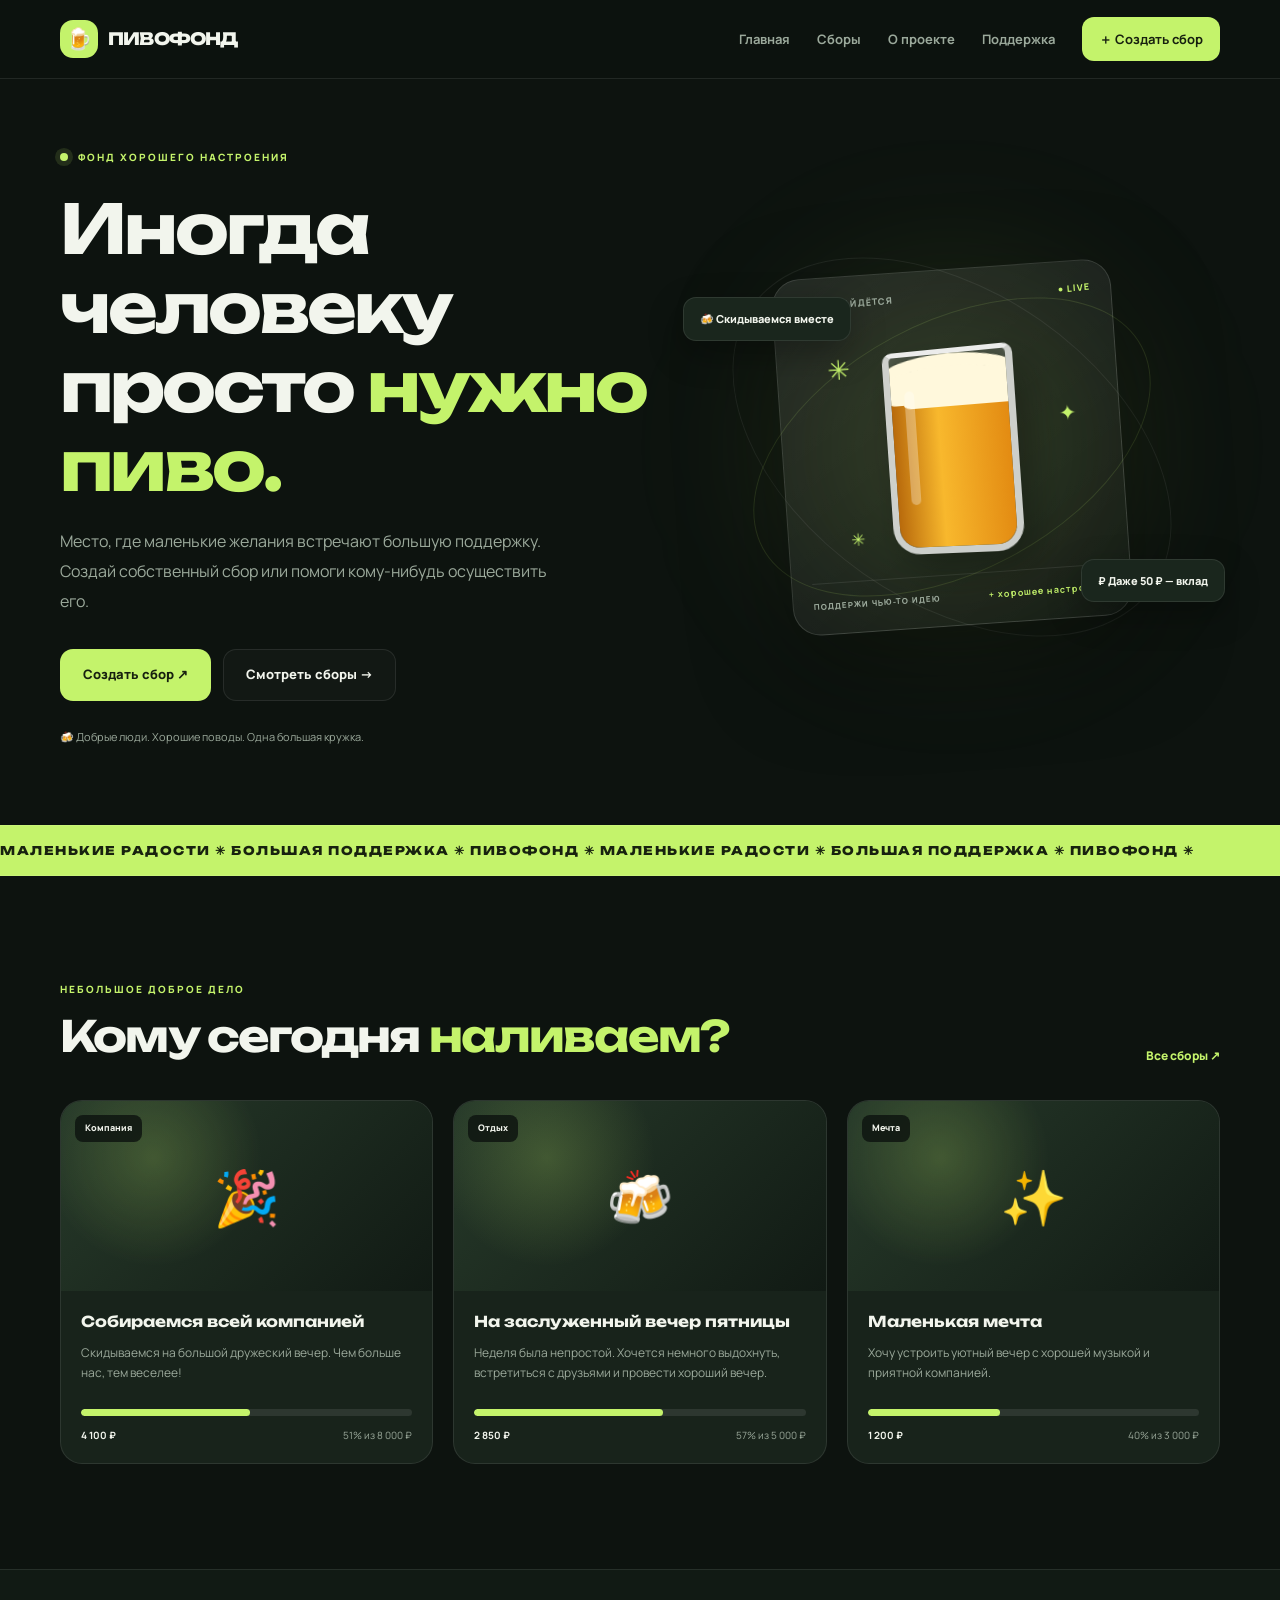
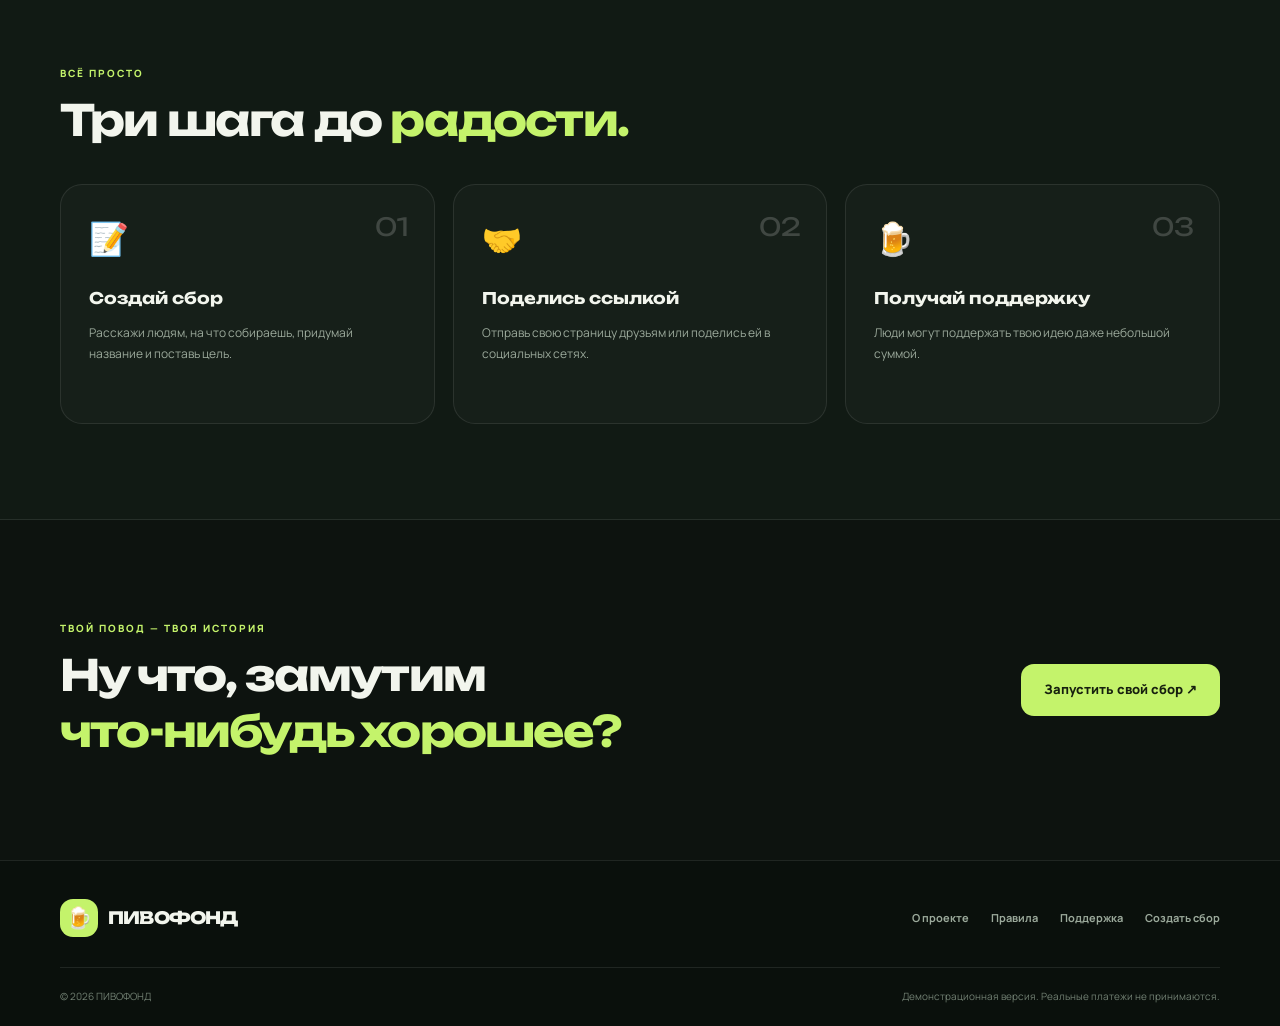
<file: index.html>
<!DOCTYPE html>
<html lang="ru">
<head>
  <meta charset="UTF-8">
  <meta name="viewport" content="width=device-width, initial-scale=1">
  <meta name="theme-color" content="#101610">
  <meta name="description" content="ПИВОФОНД — поддерживай хорошие поводы и создавай собственные сборы.">
  <title>ПИВОФОНД — фонд хорошего настроения</title>
  <link rel="stylesheet" href="assets/style.css">
</head>
<body>

<header class="header">
  <div class="container nav">
    <a href="index.html" class="logo"><span>🍺</span> ПИВОФОНД</a>
    <button class="menu-toggle" id="menuToggle" aria-label="Открыть меню">☰</button>
    <nav class="nav-links" id="navLinks">
      <a href="index.html">Главная</a>
      <a href="projects.html">Сборы</a>
      <a href="about.html">О проекте</a>
      <a href="support.html">Поддержка</a>
      <a href="create.html" class="nav-button">＋ Создать сбор</a>
    </nav>
  </div>
</header>

<main>
  <section class="hero container">
    <div class="hero-content">
      <div class="eyebrow"><span class="pulse"></span> ФОНД ХОРОШЕГО НАСТРОЕНИЯ</div>
      <h1>Иногда человеку<br>просто <span>нужно пиво.</span></h1>
      <p>Место, где маленькие желания встречают большую поддержку. Создай собственный сбор или помоги кому-нибудь осуществить его.</p>
      <div class="hero-buttons">
        <a href="create.html" class="btn btn-primary">Создать сбор ↗</a>
        <a href="projects.html" class="btn btn-outline">Смотреть сборы →</a>
      </div>
      <div class="hero-note">🍻 Добрые люди. Хорошие поводы. Одна большая кружка.</div>
    </div>

    <div class="hero-visual">
      <div class="orbit orbit-one"></div>
      <div class="orbit orbit-two"></div>
      <div class="beer-card">
        <div class="beer-card-top"><span>ПОВОД НАЙДЁТСЯ</span><span class="live">● LIVE</span></div>
        <div class="beer-glass">
          <div class="glass">
            <div class="foam"></div>
            <div class="beer"></div>
            <div class="glass-shine"></div>
          </div>
          <span class="spark spark-one">✳</span>
          <span class="spark spark-two">✦</span>
          <span class="spark spark-three">✳</span>
        </div>
        <div class="beer-card-bottom">
          <span>ПОДДЕРЖИ ЧЬЮ-ТО ИДЕЮ</span>
          <strong>+ хорошее настроение</strong>
        </div>
      </div>
      <div class="floating-tag tag-one">🍻 Скидываемся вместе</div>
      <div class="floating-tag tag-two">₽ Даже 50 ₽ — вклад</div>
    </div>
  </section>

  <div class="ticker">
    <div class="ticker-content">
      МАЛЕНЬКИЕ РАДОСТИ ✳ БОЛЬШАЯ ПОДДЕРЖКА ✳ ПИВОФОНД ✳
      МАЛЕНЬКИЕ РАДОСТИ ✳ БОЛЬШАЯ ПОДДЕРЖКА ✳ ПИВОФОНД ✳
    </div>
  </div>

  <section class="section container">
    <div class="section-heading">
      <div>
        <div class="eyebrow">НЕБОЛЬШОЕ ДОБРОЕ ДЕЛО</div>
        <h2>Кому сегодня <span>наливаем?</span></h2>
      </div>
      <a href="projects.html" class="text-link">Все сборы ↗</a>
    </div>
    <div class="project-grid" id="featuredProjects"></div>
  </section>

  <section class="how-section">
    <div class="container">
      <div class="section-heading">
        <div>
          <div class="eyebrow">ВСЁ ПРОСТО</div>
          <h2>Три шага до <span>радости.</span></h2>
        </div>
      </div>
      <div class="steps">
        <article class="step">
          <div class="step-number">01</div>
          <div class="step-icon">📝</div>
          <h3>Создай сбор</h3>
          <p>Расскажи людям, на что собираешь, придумай название и поставь цель.</p>
        </article>
        <article class="step">
          <div class="step-number">02</div>
          <div class="step-icon">🤝</div>
          <h3>Поделись ссылкой</h3>
          <p>Отправь свою страницу друзьям или поделись ей в социальных сетях.</p>
        </article>
        <article class="step">
          <div class="step-number">03</div>
          <div class="step-icon">🍺</div>
          <h3>Получай поддержку</h3>
          <p>Люди могут поддержать твою идею даже небольшой суммой.</p>
        </article>
      </div>
    </div>
  </section>

  <section class="bottom-cta container">
    <div>
      <div class="eyebrow">ТВОЙ ПОВОД — ТВОЯ ИСТОРИЯ</div>
      <h2>Ну что, замутим<br><span>что-нибудь хорошее?</span></h2>
    </div>
    <a href="create.html" class="btn btn-primary">Запустить свой сбор ↗</a>
  </section>
</main>

<footer class="footer">
  <div class="container">
    <div class="footer-top">
      <a href="index.html" class="logo"><span>🍺</span> ПИВОФОНД</a>
      <div class="footer-links">
        <a href="about.html">О проекте</a>
        <a href="rules.html">Правила</a>
        <a href="support.html">Поддержка</a>
        <a href="create.html">Создать сбор</a>
      </div>
    </div>
    <div class="footer-bottom">
      <span>© 2026 ПИВОФОНД</span>
      <span>Демонстрационная версия. Реальные платежи не принимаются.</span>
    </div>
  </div>
</footer>

<div id="toast" class="toast" role="status"></div>
<script src="assets/app.js"></script>
</body>
</html>
</file>
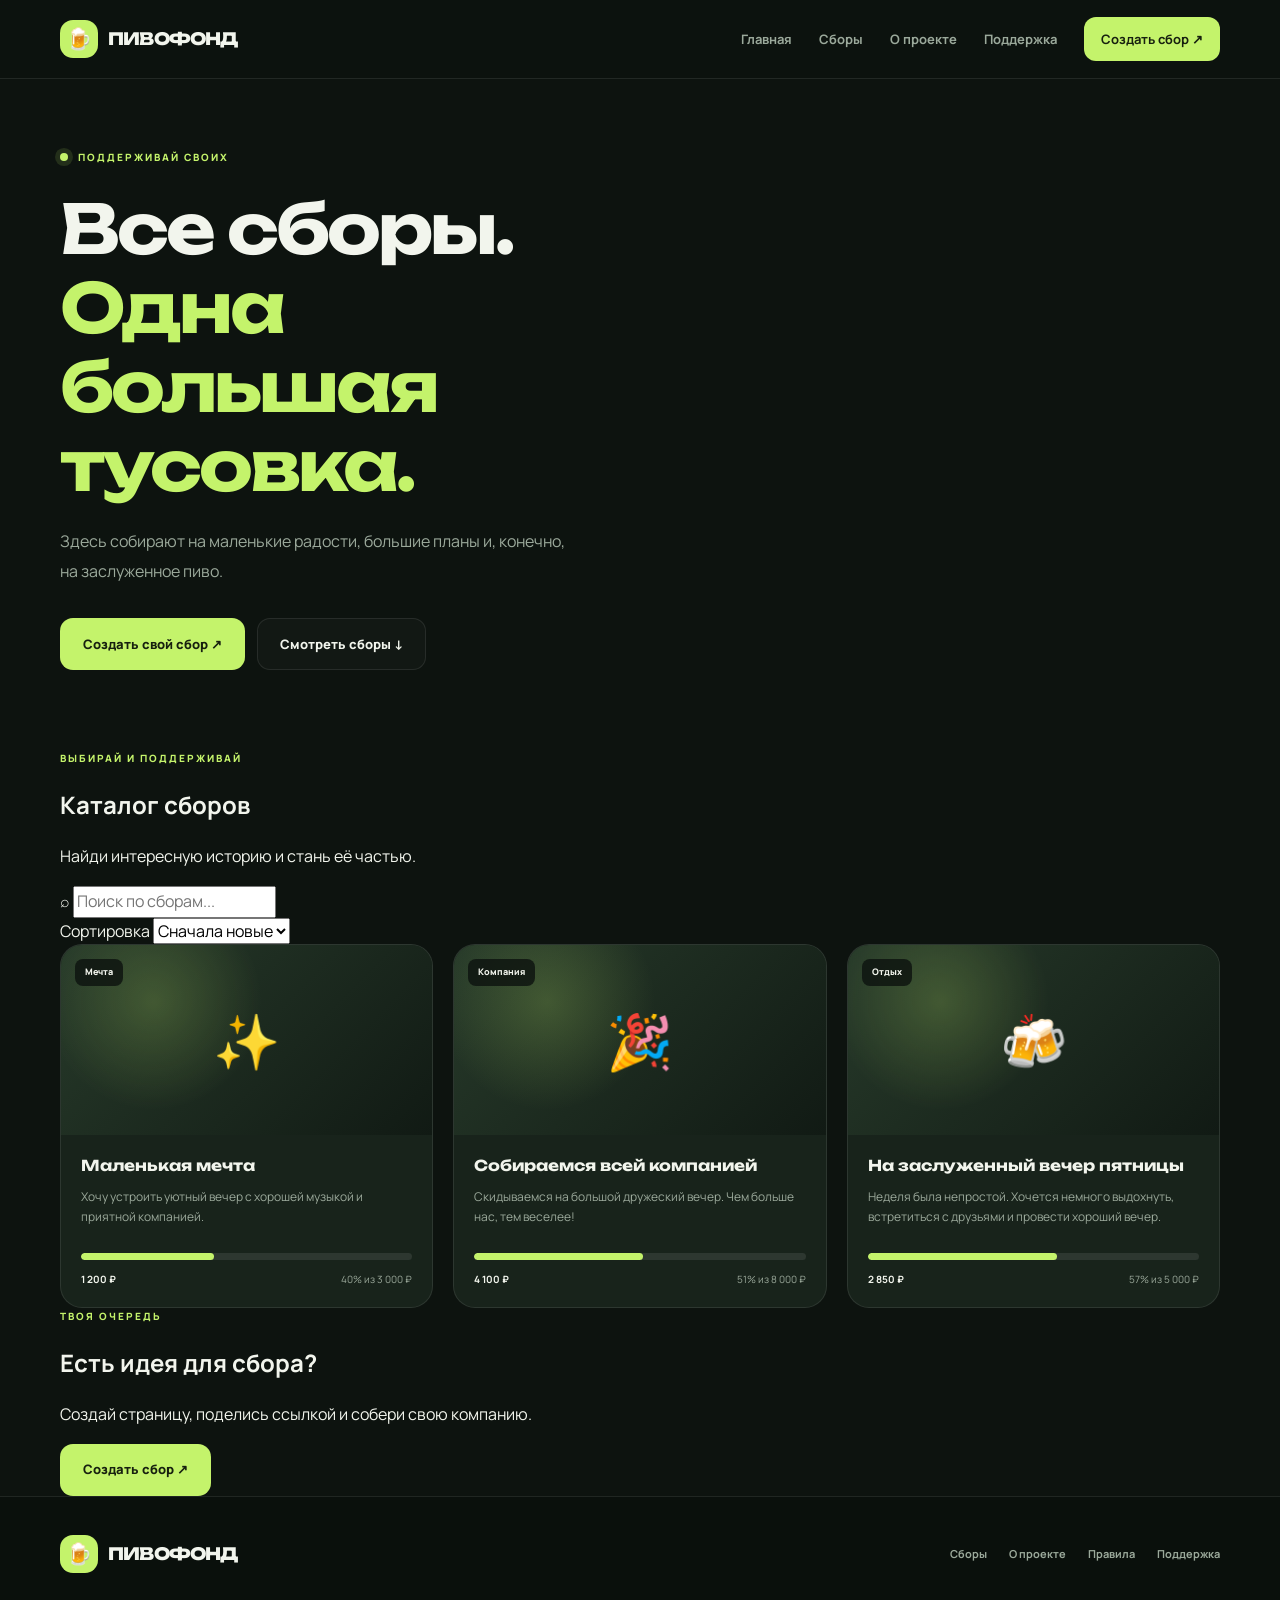
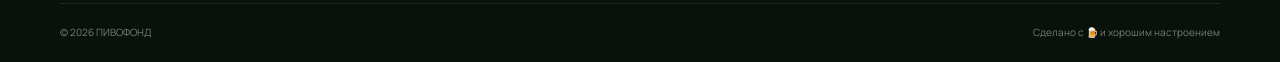
<file: projects.html>
<!DOCTYPE html>
<html lang="ru">
<head>
  <meta charset="UTF-8">
  <meta name="viewport" content="width=device-width, initial-scale=1.0">
  <meta name="theme-color" content="#10130f">
  <meta name="description" content="Все сборы ПИВОФОНДА. Найди сбор, который хочешь поддержать.">
  <title>Все сборы — ПИВОФОНД</title>
  <link rel="stylesheet" href="assets/style.css">
</head>

<body>

  <header class="header">
    <div class="container nav">
      <a href="index.html" class="logo">
        <span>🍺</span>
        ПИВОФОНД
      </a>

      <button class="menu-toggle" id="menuToggle" aria-label="Открыть меню">
        <span></span>
        <span></span>
        <span></span>
      </button>

      <nav class="nav-links" id="navLinks">
        <a href="index.html">Главная</a>
        <a href="projects.html" class="active">Сборы</a>
        <a href="about.html">О проекте</a>
        <a href="support.html">Поддержка</a>
        <a href="create.html" class="nav-button">Создать сбор ↗</a>
      </nav>
    </div>
  </header>

  <main>

    <section class="hero container">
      <div class="hero-content">
        <div class="eyebrow">
          <span class="pulse"></span>
          ПОДДЕРЖИВАЙ СВОИХ
        </div>

        <h1>
          Все сборы.<br>
          <span>Одна большая тусовка.</span>
        </h1>

        <p class="subtitle">
          Здесь собирают на маленькие радости, большие планы
          и, конечно, на заслуженное пиво.
        </p>

        <div class="hero-buttons">
          <a href="create.html" class="btn btn-primary">
            Создать свой сбор ↗
          </a>
          <a href="#catalog" class="btn btn-outline">
            Смотреть сборы ↓
          </a>
        </div>
      </div>
    </section>

    <section class="container" id="catalog">

      <div class="section-title">
        <div>
          <div class="eyebrow">ВЫБИРАЙ И ПОДДЕРЖИВАЙ</div>
          <h2>Каталог сборов</h2>
          <p class="subtitle">
            Найди интересную историю и стань её частью.
          </p>
        </div>
      </div>

      <div class="catalog-toolbar">
        <div class="catalog-search">
          <span>⌕</span>
          <input
            type="search"
            id="projectSearch"
            placeholder="Поиск по сборам..."
            aria-label="Поиск по сборам"
          >
        </div>

        <div class="catalog-sort">
          <label for="projectSort">Сортировка</label>
          <select id="projectSort">
            <option value="new">Сначала новые</option>
            <option value="popular">Популярные</option>
            <option value="progress">По прогрессу</option>
          </select>
        </div>
      </div>

      <div class="project-grid" id="projectsList">
        <!-- Карточки сборов загрузятся автоматически -->
      </div>

    </section>

    <section class="container create-banner">
      <div>
        <div class="eyebrow">ТВОЯ ОЧЕРЕДЬ</div>
        <h2>Есть идея для сбора?</h2>
        <p>Создай страницу, поделись ссылкой и собери свою компанию.</p>
      </div>

      <a href="create.html" class="btn btn-primary">
        Создать сбор ↗
      </a>
    </section>

  </main>

  <footer class="footer">
    <div class="container">
      <div class="footer-top">
        <a href="index.html" class="logo">
          <span>🍺</span>
          ПИВОФОНД
        </a>

        <div class="footer-links">
          <a href="projects.html">Сборы</a>
          <a href="about.html">О проекте</a>
          <a href="rules.html">Правила</a>
          <a href="support.html">Поддержка</a>
        </div>
      </div>

      <div class="footer-bottom">
        <span>© 2026 ПИВОФОНД</span>
        <span>Сделано с 🍺 и хорошим настроением</span>
      </div>
    </div>
  </footer>

  <div id="toast" class="toast" role="status"></div>

  <script src="assets/app.js"></script>
</body>
</html>
</file>
<file: assets/style.css>
@import url('https://fonts.googleapis.com/css2?family=Manrope:wght@400;500;600;700;800&family=Unbounded:wght@400;500;600;700;800&display=swap');

:root {
  --bg: #0d130f;
  --bg-soft: #121b15;
  --panel: #18231b;
  --text: #f2f5ed;
  --muted: #9ba99b;
  --lime: #c4f36b;
  --line: rgba(255,255,255,.09);
  --radius: 22px;
  --font: 'Manrope', sans-serif;
  --display: 'Unbounded', sans-serif;
}

* { box-sizing: border-box; }

html {
  scroll-behavior: smooth;
  scroll-padding-top: 90px;
}

body {
  margin: 0;
  min-width: 320px;
  overflow-x: hidden;
  background: var(--bg);
  color: var(--text);
  font-family: var(--font);
  line-height: 1.6;
}

body, button, input, textarea, select {
  font-family: var(--font);
}

a { color: inherit; text-decoration: none; }
button, input, textarea, select { font: inherit; }
button, a { -webkit-tap-highlight-color: transparent; }
button { cursor: pointer; }
img { display: block; max-width: 100%; }

.container {
  width: min(1160px, calc(100% - 44px));
  margin-inline: auto;
}

.header {
  position: sticky;
  top: 0;
  z-index: 50;
  background: rgba(13,19,15,.88);
  backdrop-filter: blur(18px);
  -webkit-backdrop-filter: blur(18px);
  border-bottom: 1px solid var(--line);
}

.nav {
  min-height: 78px;
  display: flex;
  align-items: center;
  justify-content: space-between;
  gap: 24px;
}

.logo {
  display: inline-flex;
  align-items: center;
  gap: 10px;
  font-family: var(--display);
  font-size: 17px;
  font-weight: 800;
  letter-spacing: -.8px;
  white-space: nowrap;
}

.logo span {
  display: grid;
  place-items: center;
  width: 38px;
  height: 38px;
  border-radius: 13px;
  background: var(--lime);
  color: #17200f;
  font-size: 21px;
}

.nav-links {
  display: flex;
  align-items: center;
  gap: 27px;
  color: var(--muted);
  font-size: 13px;
  font-weight: 700;
}

.nav-links a { transition: color .2s; }
.nav-links a:hover { color: var(--text); }

.nav-links .nav-button {
  padding: 12px 17px;
  border-radius: 12px;
  background: var(--lime);
  color: #17200f;
  transition: transform .2s, background .2s;
}

.nav-links .nav-button:hover {
  background: #d5ff88;
  transform: translateY(-2px);
}

.menu-toggle {
  display: none;
  border: 1px solid var(--line);
  color: var(--text);
  background: #18231b;
  border-radius: 12px;
  width: 44px;
  height: 44px;
  font-size: 22px;
}

.hero {
  min-height: 610px;
  display: grid;
  grid-template-columns: 1.05fr .95fr;
  align-items: center;
  gap: 30px;
  padding-top: 70px;
  padding-bottom: 80px;
}

.hero-content { position: relative; z-index: 2; }

.eyebrow {
  display: flex;
  align-items: center;
  gap: 10px;
  color: var(--lime);
  font-size: 10px;
  font-weight: 800;
  letter-spacing: 2px;
  text-transform: uppercase;
}

.pulse {
  width: 8px;
  height: 8px;
  border-radius: 50%;
  background: var(--lime);
  box-shadow: 0 0 0 5px rgba(196,243,107,.12);
  animation: pulse 1.8s infinite;
}

.hero h1 {
  margin: 25px 0 20px;
  font-family: var(--display);
  font-size: clamp(38px,5.4vw,68px);
  line-height: 1.16;
  letter-spacing: -3px;
}

.hero h1 span,
.section-heading h2 span,
.bottom-cta h2 span,
.page-title span { color: var(--lime); }

.hero-content > p {
  max-width: 510px;
  color: var(--muted);
  font-size: 16px;
  line-height: 1.9;
}

.hero-buttons {
  display: flex;
  flex-wrap: wrap;
  gap: 12px;
  margin-top: 32px;
}

.btn {
  display: inline-flex;
  min-height: 52px;
  align-items: center;
  justify-content: center;
  gap: 12px;
  padding: 0 22px;
  border: 1px solid transparent;
  border-radius: 13px;
  font-size: 13px;
  font-weight: 800;
  transition: transform .2s, background .2s, border-color .2s;
}

.btn:hover { transform: translateY(-3px); }

.btn-primary {
  background: var(--lime);
  color: #17200f;
}

.btn-primary:hover { background: #d5ff88; }

.btn-outline {
  border-color: var(--line);
  background: rgba(255,255,255,.025);
  color: var(--text);
}

.btn-outline:hover { border-color: rgba(196,243,107,.5); }

.hero-note {
  margin-top: 27px;
  color: var(--muted);
  font-size: 11px;
}

.hero-visual {
  min-height: 460px;
  display: grid;
  place-items: center;
  position: relative;
  isolation: isolate;
}

.hero-visual::before {
  content: "";
  position: absolute;
  width: 340px;
  height: 340px;
  border-radius: 50%;
  background: rgba(166,216,79,.13);
  filter: blur(75px);
  z-index: -1;
}

.beer-card {
  position: relative;
  width: min(340px,82%);
  padding: 20px;
  border: 1px solid rgba(255,255,255,.13);
  border-radius: 28px;
  background: linear-gradient(145deg,rgba(255,255,255,.09),rgba(255,255,255,.025));
  box-shadow: 0 35px 100px rgba(0,0,0,.35);
  transform: rotate(-4deg);
  animation: float 5s ease-in-out infinite;
}

.beer-card-top, .beer-card-bottom {
  display: flex;
  align-items: center;
  justify-content: space-between;
  gap: 10px;
  font-size: 9px;
  font-weight: 800;
  letter-spacing: 1px;
}

.beer-card-top { color: var(--muted); }
.live { color: var(--lime); }

.beer-glass {
  height: 270px;
  display: grid;
  place-items: center;
  position: relative;
}

.glass {
  position: relative;
  width: 132px;
  height: 205px;
  margin-top: 23px;
  overflow: hidden;
  border: 7px solid rgba(255,255,255,.75);
  border-top: 5px solid rgba(255,255,255,.9);
  border-radius: 10px 10px 27px 27px;
  background: rgba(255,255,255,.07);
  transform: perspective(500px) rotateY(-8deg);
  box-shadow: inset 0 0 18px rgba(255,255,255,.15),12px 18px 35px rgba(0,0,0,.25);
}

.beer {
  position: absolute;
  inset: 24px 0 0;
  background: linear-gradient(90deg,#b86a0c,#f8b82d 40%,#e38b12);
  border-radius: 0 0 17px 17px;
  animation: beer-rise 2s ease-out both;
}

.foam {
  position: absolute;
  z-index: 2;
  top: 12px;
  left: -8px;
  width: 135px;
  height: 37px;
  border-radius: 50% 50% 13px 13px;
  background: #fff8dc;
  box-shadow: 0 -9px 0 3px #fff8dc,15px 8px 0 -4px #fff8dc;
}

.glass-shine {
  position: absolute;
  z-index: 3;
  top: 35px;
  left: 14px;
  width: 10px;
  height: 115px;
  border-radius: 20px;
  background: rgba(255,255,255,.3);
}

.spark {
  position: absolute;
  color: var(--lime);
  font-size: 27px;
}

.spark-one { top: 36px; left: 30px; }
.spark-two { top: 100px; right: 22px; font-size: 21px; }
.spark-three { bottom: 28px; left: 42px; font-size: 17px; }

.beer-card-bottom {
  padding-top: 15px;
  border-top: 1px solid var(--line);
  color: var(--muted);
  font-size: 8px;
}

.beer-card-bottom strong {
  color: var(--lime);
  font-size: 9px;
}

.orbit {
  position: absolute;
  width: 430px;
  height: 250px;
  border: 1px solid rgba(196,243,107,.13);
  border-radius: 50%;
  transform: rotate(-28deg);
  pointer-events: none;
}

.orbit-two {
  width: 490px;
  height: 310px;
  transform: rotate(35deg);
  border-color: rgba(255,255,255,.07);
}

.floating-tag {
  position: absolute;
  z-index: 4;
  padding: 12px 16px;
  border: 1px solid var(--line);
  border-radius: 13px;
  background: #1a261d;
  box-shadow: 0 12px 35px rgba(0,0,0,.3);
  color: var(--text);
  font-size: 11px;
  font-weight: 800;
  animation: float 4s ease-in-out infinite;
}

.tag-one { top: 80px; left: 0; }
.tag-two { right: -5px; bottom: 75px; animation-delay: -2s; }

.ticker {
  overflow: hidden;
  padding: 15px 0;
  border-block: 1px solid var(--line);
  background: var(--lime);
  color: #18220f;
  font-family: var(--display);
  font-size: 12px;
  font-weight: 800;
  letter-spacing: 1.5px;
  white-space: nowrap;
}

.ticker-content {
  width: max-content;
  animation: ticker 28s linear infinite;
}

.section {
  padding-top: 105px;
  padding-bottom: 105px;
}

.section-heading {
  display: flex;
  align-items: end;
  justify-content: space-between;
  gap: 20px;
  margin-bottom: 35px;
}

.section-heading h2, .bottom-cta h2 {
  margin: 12px 0 0;
  font-family: var(--display);
  font-size: clamp(27px,4vw,43px);
  line-height: 1.3;
  letter-spacing: -1.8px;
}

.text-link {
  color: var(--lime);
  font-size: 12px;
  font-weight: 800;
  white-space: nowrap;
}

.project-grid {
  display: grid;
  grid-template-columns: repeat(3,minmax(0,1fr));
  gap: 20px;
}

.project-card {
  min-width: 0;
  overflow: hidden;
  border: 1px solid var(--line);
  border-radius: var(--radius);
  background: var(--panel);
  transition: transform .25s,border-color .25s;
}

.project-card:hover {
  transform: translateY(-6px);
  border-color: rgba(196,243,107,.35);
}

.project-cover {
  position: relative;
  display: grid;
  place-items: center;
  height: 190px;
  overflow: hidden;
  background: radial-gradient(circle at 25% 30%,rgba(196,243,107,.2),transparent 35%),linear-gradient(135deg,#273a2a,#111a14);
  color: var(--lime);
  font-size: 54px;
}

.project-cover img {
  width: 100%;
  height: 100%;
  object-fit: cover;
}

.project-cover .category-tag {
  position: absolute;
  left: 14px;
  top: 14px;
  padding: 6px 10px;
  border-radius: 8px;
  background: rgba(13,19,15,.82);
  color: var(--text);
  font-size: 9px;
  font-weight: 800;
}

.project-info { padding: 20px; }

.project-info h3 {
  margin: 0 0 9px;
  font-family: var(--display);
  font-size: 15px;
  line-height: 1.5;
}

.project-info p {
  min-height: 48px;
  margin: 0 0 18px;
  color: var(--muted);
  font-size: 12px;
  line-height: 1.7;
}

.project-progress {
  height: 7px;
  overflow: hidden;
  border-radius: 20px;
  background: rgba(255,255,255,.09);
}

.project-progress span {
  display: block;
  height: 100%;
  border-radius: inherit;
  background: var(--lime);
  transition: width .6s ease;
}

.project-stats {
  display: flex;
  justify-content: space-between;
  gap: 10px;
  margin-top: 11px;
  color: var(--muted);
  font-size: 10px;
}

.project-stats strong { color: var(--text); }
.project-card-link { display: block; }

.how-section {
  padding: 95px 0;
  border-block: 1px solid var(--line);
  background: #111a14;
}

.steps {
  display: grid;
  grid-template-columns: repeat(3,minmax(0,1fr));
  gap: 18px;
}

.step {
  position: relative;
  min-height: 240px;
  padding: 28px;
  border: 1px solid var(--line);
  border-radius: var(--radius);
  background: rgba(255,255,255,.025);
}

.step-number {
  position: absolute;
  top: 22px;
  right: 25px;
  color: rgba(255,255,255,.18);
  font-family: var(--display);
  font-size: 25px;
}

.step-icon { margin-bottom: 22px; font-size: 32px; }

.step h3 {
  margin: 0 0 10px;
  font-family: var(--display);
  font-size: 16px;
}

.step p {
  margin: 0;
  color: var(--muted);
  font-size: 12px;
  line-height: 1.8;
}

.bottom-cta {
  display: flex;
  align-items: center;
  justify-content: space-between;
  gap: 30px;
  padding-top: 100px;
  padding-bottom: 100px;
}

.page-hero {
  padding-top: 85px;
  padding-bottom: 45px;
}

.page-title {
  margin: 14px 0;
  font-family: var(--display);
  font-size: clamp(34px,5vw,56px);
  line-height: 1.2;
  letter-spacing: -2px;
}

.page-description {
  max-width: 650px;
  color: var(--muted);
  font-size: 14px;
  line-height: 1.9;
}

.catalog-section {
  padding-top: 25px;
  padding-bottom: 100px;
}

.catalog-tools {
  display: flex;
  align-items: center;
  gap: 12px;
  margin-bottom: 25px;
}

.field, .select-field, .textarea-field {
  width: 100%;
  min-width: 0;
  border: 1px solid var(--line);
  border-radius: 12px;
  outline: none;
  background: #141e17;
  color: var(--text);
  padding: 14px 15px;
  font-size: 13px;
  transition: border-color .2s,box-shadow .2s;
}

.field:focus, .select-field:focus, .textarea-field:focus {
  border-color: rgba(196,243,107,.65);
  box-shadow: 0 0 0 3px rgba(196,243,107,.08);
}

.field::placeholder, .textarea-field::placeholder { color: #718073; }

.select-field { width: auto; min-width: 190px; }
.textarea-field { min-height: 130px; resize: vertical; }

.empty-state {
  grid-column: 1/-1;
  padding: 55px 20px;
  border: 1px dashed var(--line);
  border-radius: var(--radius);
  color: var(--muted);
  text-align: center;
}

.form-wrap {
  width: min(720px,calc(100% - 44px));
  margin: 0 auto;
  padding: 35px;
  border: 1px solid var(--line);
  border-radius: 25px;
  background: var(--panel);
}

.form-group { margin-bottom: 22px; }

.form-group label {
  display: block;
  margin-bottom: 9px;
  font-size: 12px;
  font-weight: 800;
}

.form-hint {
  display: block;
  margin-top: 8px;
  color: var(--muted);
  font-size: 10px;
}

.textarea-field { width: 100%; }

.form-wrap .btn { width: 100%; border: 0; }

.form-error {
  display: none;
  margin: 0 0 18px;
  padding: 12px;
  border-radius: 10px;
  background: rgba(255,95,95,.1);
  color: #ff9999;
  font-size: 12px;
}

.form-error.visible { display: block; }

.image-preview {
  display: none;
  width: 100%;
  max-height: 220px;
  margin-top: 12px;
  border-radius: 12px;
  object-fit: cover;
}

.detail-layout {
  display: grid;
  grid-template-columns: minmax(0,1.4fr) minmax(280px,.8fr);
  gap: 25px;
  padding-top: 30px;
  padding-bottom: 100px;
}

.detail-main, .detail-side { min-width: 0; }

.detail-cover {
  display: grid;
  place-items: center;
  min-height: 300px;
  overflow: hidden;
  border: 1px solid var(--line);
  border-radius: 23px;
  background: linear-gradient(135deg,#273a2a,#111a14);
  color: var(--lime);
  font-size: 75px;
}

.detail-cover img {
  width: 100%;
  max-height: 450px;
  object-fit: cover;
}

.detail-main h1 {
  margin: 28px 0 12px;
  font-family: var(--display);
  font-size: clamp(25px,4vw,38px);
  line-height: 1.3;
}

.detail-description {
  color: var(--muted);
  font-size: 14px;
  line-height: 1.9;
  overflow-wrap: anywhere;
}

.detail-box {
  position: sticky;
  top: 100px;
  padding: 25px;
  border: 1px solid var(--line);
  border-radius: 22px;
  background: var(--panel);
}

.detail-raised {
  font-family: var(--display);
  font-size: 30px;
  font-weight: 800;
}

.detail-goal { margin: 3px 0 20px; color: var(--muted); font-size: 11px; }
.detail-box .project-progress { height: 9px; }

.detail-meta {
  display: flex;
  justify-content: space-between;
  gap: 10px;
  margin: 15px 0 24px;
  color: var(--muted);
  font-size: 11px;
}

.detail-box .btn { width: 100%; border: 0; }
.contribute-form { margin-top: 17px; }
.contribute-form .field { margin-bottom: 10px; }

.disclaimer {
  margin-top: 15px;
  color: var(--muted);
  font-size: 10px;
  line-height: 1.7;
}

.content-card {
  padding: 30px;
  border: 1px solid var(--line);
  border-radius: var(--radius);
  background: var(--panel);
}

.content-card h2 {
  margin-top: 0;
  font-family: var(--display);
  font-size: 21px;
}

.content-card p, .content-card li {
  color: var(--muted);
  font-size: 13px;
  line-height: 1.9;
}

.content-card li { margin-bottom: 9px; }
.content-section { padding-top: 20px; padding-bottom: 100px; }

.content-grid {
  display: grid;
  grid-template-columns: repeat(2,minmax(0,1fr));
  gap: 18px;
}

.footer {
  padding: 38px 0 22px;
  border-top: 1px solid var(--line);
  background: #0a100c;
}

.footer-top {
  display: flex;
  justify-content: space-between;
  align-items: center;
  gap: 25px;
  padding-bottom: 30px;
}

.footer-links {
  display: flex;
  flex-wrap: wrap;
  gap: 22px;
  color: var(--muted);
  font-size: 11px;
  font-weight: 700;
}

.footer-links a:hover { color: var(--lime); }

.footer-bottom {
  display: flex;
  justify-content: space-between;
  gap: 20px;
  padding-top: 20px;
  border-top: 1px solid var(--line);
  color: #728073;
  font-size: 10px;
}

.toast {
  position: fixed;
  z-index: 100;
  left: 50%;
  bottom: calc(25px + env(safe-area-inset-bottom));
  width: max-content;
  max-width: calc(100% - 36px);
  padding: 13px 19px;
  border: 1px solid rgba(196,243,107,.25);
  border-radius: 13px;
  background: #243326;
  color: var(--text);
  box-shadow: 0 15px 45px rgba(0,0,0,.35);
  font-size: 12px;
  font-weight: 700;
  opacity: 0;
  pointer-events: none;
  transform: translate(-50%,15px);
  transition: opacity .25s,transform .25s;
}

.toast.show {
  opacity: 1;
  transform: translate(-50%,0);
}

@keyframes pulse {
  50% { box-shadow: 0 0 0 9px rgba(196,243,107,0); }
}

@keyframes float {
  0%,100% { translate: 0 0; }
  50% { translate: 0 -12px; }
}

@keyframes ticker {
  to { transform: translateX(-50%); }
}

@keyframes beer-rise {
  from { transform: translateY(25px); }
  to { transform: translateY(0); }
}

@media (max-width: 900px) {
  .nav-links { gap: 15px; }
  .nav-links a { font-size: 11px; }
  .hero { grid-template-columns: 1fr 1fr; }
  .project-grid { grid-template-columns: repeat(2,minmax(0,1fr)); }
  .detail-layout { grid-template-columns: 1fr; }
  .detail-box { position: static; }
}

@media (max-width: 680px) {
  .container { width: min(100% - 32px,540px); }
  .nav { min-height: 68px; }
  .logo { font-size: 14px; }
  .logo span { width: 34px; height: 34px; }
  .menu-toggle { display: block; }

  .nav-links {
    display: none;
    position: absolute;
    top: 68px;
    left: 0;
    right: 0;
    padding: 18px 22px 24px;
    border-bottom: 1px solid var(--line);
    background: #101811;
    flex-direction: column;
    align-items: stretch;
    gap: 0;
  }

  .nav-links.open { display: flex; }
  .nav-links a { padding: 13px 4px; font-size: 13px; }
  .nav-links .nav-button { margin-top: 10px; text-align: center; }

  .hero {
    grid-template-columns: 1fr;
    padding-top: 65px;
    padding-bottom: 55px;
    gap: 10px;
  }

  .hero h1 { font-size: clamp(36px,10vw,53px); letter-spacing: -2px; }
  .hero-content > p { font-size: 14px; }
  .hero-visual { min-height: 390px; }
  .beer-card { width: 290px; }
  .beer-glass { height: 235px; }
  .glass { transform: scale(.88); }
  .orbit { width: 330px; height: 210px; }
  .orbit-two { width: 360px; height: 240px; }
  .tag-one { left: 0; top: 35px; }
  .tag-two { right: 0; bottom: 40px; }

  .section { padding-top: 70px; padding-bottom: 70px; }

  .section-heading {
    align-items: flex-start;
    flex-direction: column;
    gap: 15px;
  }

  .section-heading h2, .bottom-cta h2 { font-size: 29px; }
  .project-grid { grid-template-columns: 1fr; }
  .project-cover { height: 205px; }
  .how-section { padding: 70px 0; }
  .steps { grid-template-columns: 1fr; }
  .step { min-height: 190px; }

  .bottom-cta {
    align-items: flex-start;
    flex-direction: column;
    padding-top: 70px;
    padding-bottom: 70px;
  }

  .bottom-cta .btn { width: 100%; }
  .page-hero { padding-top: 60px; padding-bottom: 30px; }
  .page-title { font-size: 36px; }

  .catalog-tools {
    align-items: stretch;
    flex-direction: column;
  }

  .select-field { width: 100%; }
  .form-wrap { width: calc(100% - 32px); padding: 22px; }
  .detail-cover { min-height: 220px; }

  .footer-top {
    align-items: flex-start;
    flex-direction: column;
  }

  .footer-links { gap: 15px; }

  .footer-bottom {
    flex-direction: column;
    gap: 8px;
  }

  .content-grid { grid-template-columns: 1fr; }
}

@media (prefers-reduced-motion: reduce) {
  *, *::before, *::after {
    scroll-behavior: auto !important;
    animation-duration: .01ms !important;
    animation-iteration-count: 1 !important;
    transition-duration: .01ms !important;
  }
}
</file>
